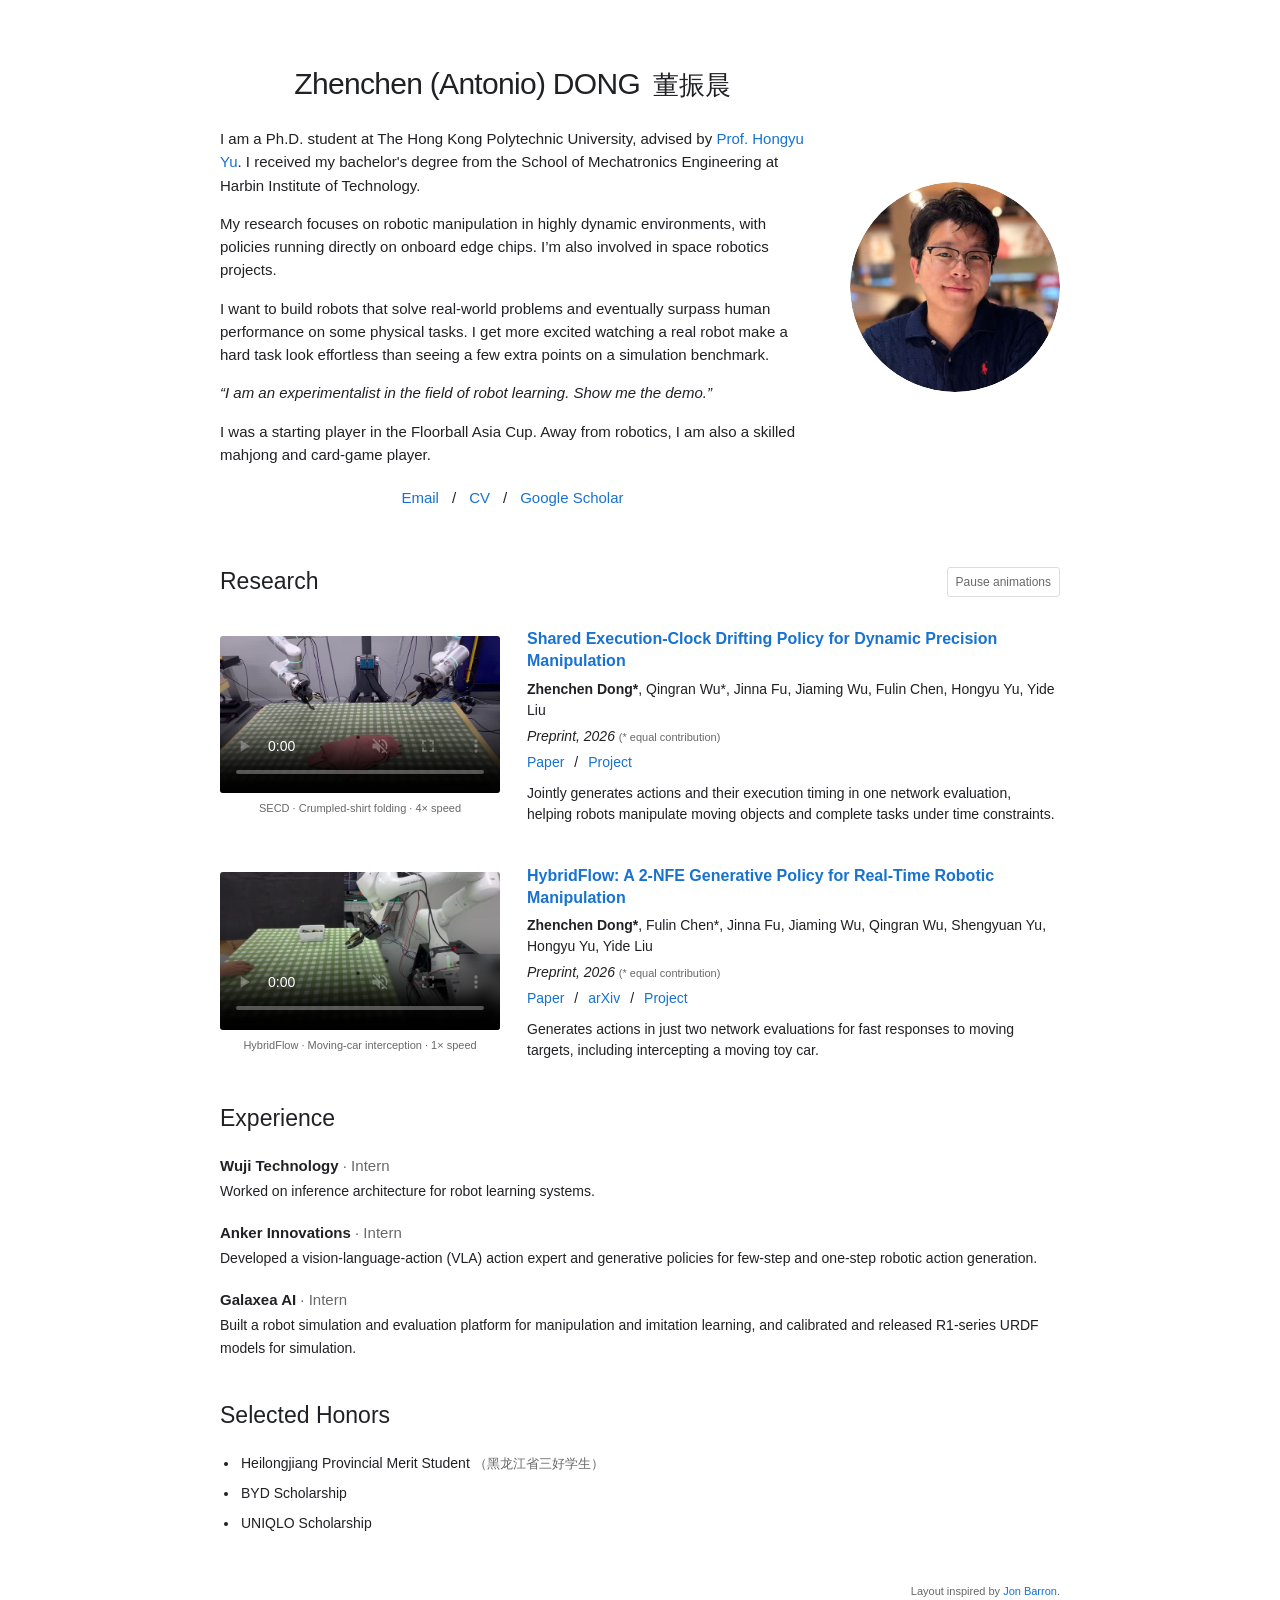
<file: index.html>
<!doctype html>
<html lang="en">
<head>
  <meta charset="utf-8">
  <meta name="viewport" content="width=device-width, initial-scale=1">
  <meta name="description" content="Academic homepage of Zhenchen Dong (董振晨), a Ph.D. student at The Hong Kong Polytechnic University working on robot learning and dynamic robotic manipulation.">
  <meta name="theme-color" content="#ffffff">
  <title>Zhenchen Dong (董振晨) | Robot Learning</title>
  <link rel="canonical" href="https://zhenchendong.github.io/">
  <link rel="stylesheet" href="style.css">
  <script type="application/ld+json">
    {
      "@context": "https://schema.org",
      "@type": "ProfilePage",
      "url": "https://zhenchendong.github.io/",
      "mainEntity": {
        "@type": "Person",
        "name": "Zhenchen Dong",
        "alternateName": "董振晨",
        "image": "https://zhenchendong.github.io/assets/images/zhenchen.jpg",
        "sameAs": "https://scholar.google.com/citations?user=7O2a8PoAAAAJ&hl=en"
      }
    }
  </script>
  <script src="script.js" defer></script>
</head>
<body>
  <a class="skip-link" href="#research">Skip to research</a>
  <main>
    <header class="profile">
      <div class="bio">
        <h1>Zhenchen (Antonio) DONG <span lang="zh-CN">董振晨</span></h1>
        <p>I am a Ph.D. student at The Hong Kong Polytechnic University, advised by <a href="https://www.polyu.edu.hk/me/people/academic-teaching-staff/yu-hongyu-prof/" target="_blank" rel="noopener">Prof. Hongyu Yu</a>. I received my bachelor's degree from the School of Mechatronics Engineering at Harbin Institute of Technology.</p>
        <p>My research focuses on robotic manipulation in highly dynamic environments, with policies running directly on onboard edge chips. I’m also involved in space robotics projects.</p>
        <p>I want to build robots that solve real-world problems and eventually surpass human performance on some physical tasks. I get more excited watching a real robot make a hard task look effortless than seeing a few extra points on a simulation benchmark.</p>
        <p><em>“I am an experimentalist in the field of robot learning. Show me the demo.”</em></p>
        <p>I was a starting player in the Floorball Asia Cup. Away from robotics, I am also a skilled mahjong and card-game player.</p>
        <nav class="contact" aria-label="Contact and profiles">
          <a href="mailto:dzc0823@gmail.com">Email</a><span aria-hidden="true">/</span>
          <a href="assets/docs/Zhenchen_Dong_CV.pdf" target="_blank" rel="noopener">CV</a><span aria-hidden="true">/</span>
          <a href="https://scholar.google.com/citations?user=7O2a8PoAAAAJ&amp;hl=en" target="_blank" rel="noopener noreferrer">Google Scholar</a>
        </nav>
      </div>
      <div class="portrait-frame"><img class="portrait" src="assets/images/zhenchen.jpg" width="583" height="583" alt="Portrait of Zhenchen Dong"></div>
    </header>

    <section id="research" aria-labelledby="research-title">
      <div class="section-heading"><h2 id="research-title">Research</h2><button id="motion-toggle" type="button" hidden>Pause animations</button></div>
      <article class="paper">
        <figure>
          <video class="demo" muted loop playsinline controls preload="none" poster="assets/media/secd-still.jpg" width="960" height="540" aria-label="Two robot arms restore and fold an initially crumpled shirt using SECD">
            <source src="assets/media/secd.mp4" type="video/mp4">
            <a href="assets/media/secd.mp4">Watch the demonstration</a>
          </video>
          <figcaption>SECD · Crumpled-shirt folding · 4× speed</figcaption>
        </figure>
        <div class="paper-info">
          <h3><a href="assets/docs/SECD.pdf">Shared Execution-Clock Drifting Policy for Dynamic Precision Manipulation</a></h3>
          <p class="authors"><strong>Zhenchen Dong*</strong>, Qingran Wu*, Jinna Fu, Jiaming Wu, Fulin Chen, Hongyu Yu, Yide Liu</p>
          <p class="venue">Preprint, 2026 <span class="contribution">(* equal contribution)</span></p>
          <p class="paper-links"><a href="assets/docs/SECD.pdf">Paper</a><span aria-hidden="true">/</span><a href="https://secd-anonymous-ewn.pages.dev/" target="_blank" rel="noopener">Project</a></p>
          <p class="summary">Jointly generates actions and their execution timing in one network evaluation, helping robots manipulate moving objects and complete tasks under time constraints.</p>
        </div>
      </article>
      <article class="paper">
        <figure>
          <video class="demo" muted loop playsinline controls preload="none" poster="assets/media/hybridflow-still.jpg" width="960" height="540" aria-label="A robot intercepts and picks up a moving toy car using HybridFlow">
            <source src="assets/media/hybridflow.mp4" type="video/mp4">
            <a href="assets/media/hybridflow.mp4">Watch the demonstration</a>
          </video>
          <figcaption>HybridFlow · Moving-car interception · 1× speed</figcaption>
        </figure>
        <div class="paper-info">
          <h3><a href="assets/docs/HybridFlow.pdf">HybridFlow: A 2-NFE Generative Policy for Real-Time Robotic Manipulation</a></h3>
          <p class="authors"><strong>Zhenchen Dong*</strong>, Fulin Chen*, Jinna Fu, Jiaming Wu, Qingran Wu, Shengyuan Yu, Hongyu Yu, Yide Liu</p>
          <p class="venue">Preprint, 2026 <span class="contribution">(* equal contribution)</span></p>
          <p class="paper-links"><a href="assets/docs/HybridFlow.pdf">Paper</a><span aria-hidden="true">/</span><a href="https://arxiv.org/abs/2602.13718">arXiv</a><span aria-hidden="true">/</span><a href="https://hybridflow-anonymous.pages.dev/" target="_blank" rel="noopener">Project</a></p>
          <p class="summary">Generates actions in just two network evaluations for fast responses to moving targets, including intercepting a moving toy car.</p>
        </div>
      </article>
    </section>
    <section class="details-section" id="experience" aria-labelledby="experience-title">
      <h2 id="experience-title">Experience</h2>
      <div class="experience-entry">
        <h3>Wuji Technology <span class="role">· Intern</span></h3>
        <p>Worked on inference architecture for robot learning systems.</p>
      </div>
      <div class="experience-entry">
        <h3>Anker Innovations <span class="role">· Intern</span></h3>
        <p>Developed a vision-language-action (VLA) action expert and generative policies for few-step and one-step robotic action generation.</p>
      </div>
      <div class="experience-entry">
        <h3>Galaxea AI <span class="role">· Intern</span></h3>
        <p>Built a robot simulation and evaluation platform for manipulation and imitation learning, and calibrated and released R1-series URDF models for simulation.</p>
      </div>
    </section>

    <section class="details-section" id="honors" aria-labelledby="honors-title">
      <h2 id="honors-title">Selected Honors</h2>
      <ul class="honors-list">
        <li>Heilongjiang Provincial Merit Student <span lang="zh-CN">（黑龙江省三好学生）</span></li>
        <li>BYD Scholarship</li>
        <li>UNIQLO Scholarship</li>
      </ul>
    </section>
    <footer>Layout inspired by <a href="https://jonbarron.info/">Jon Barron</a>.</footer>
  </main>
</body>
</html>
</file>
<file: style.css>
:root{color-scheme:light;--link:#1772d0;--ink:#202124;--muted:#686868}
*{box-sizing:border-box}
body{margin:0;background:#fff;color:var(--ink);font-family:"PingFang SC",-apple-system,BlinkMacSystemFont,"Helvetica Neue","Noto Sans CJK SC","Microsoft YaHei",sans-serif;font-size:15px;line-height:1.55;-webkit-font-smoothing:antialiased}
a{color:var(--link);text-decoration:none}a:hover{color:#d18112}a:focus-visible,button:focus-visible{outline:2px solid var(--link);outline-offset:5px}
main{max-width:900px;margin:0 auto;padding:64px 30px 24px}
.profile{display:grid;grid-template-columns:minmax(0,1fr) 210px;gap:45px;align-items:center;margin-bottom:55px}
h1{font-size:30px;font-weight:400;line-height:1.3;letter-spacing:-.7px;margin:0 0 24px;text-align:center}h1 span{display:inline;font-size:.85em;letter-spacing:0;white-space:nowrap;margin-left:5px;font-family:inherit}
p{margin:0 0 15px}.portrait{display:block;width:210px;height:210px;border-radius:50%;object-fit:contain}.bio em{font-style:italic}.contact{display:flex;justify-content:center;gap:13px;margin-top:20px}
.section-heading{display:flex;justify-content:space-between;align-items:center;margin-bottom:28px}h2{font-size:23px;font-weight:400;margin:0}button{font:inherit;font-size:12px;color:var(--muted);padding:5px 8px;border:1px solid #ddd;border-radius:3px;background:white;cursor:pointer}button:hover{color:var(--link);border-color:var(--link)}[hidden]{display:none!important}
.paper{display:grid;grid-template-columns:280px minmax(0,1fr);gap:27px;align-items:center;margin:0 0 40px}figure{margin:0}.demo{display:block;width:100%;height:auto;border-radius:3px;background:#f4f4f4}figcaption{font-size:11px;text-align:center;color:var(--muted);margin-top:7px}h3{font-size:16px;line-height:1.4;margin:0 0 6px;font-weight:700}.authors,.venue,.paper-links{font-size:14px;line-height:1.5;margin:0 0 5px}.venue{font-style:italic}.contribution{font-size:11px;font-style:normal;color:var(--muted)}.paper-links{display:flex;gap:10px}.summary{font-size:14px;line-height:1.5;margin:10px 0 0}footer{font-size:11px;text-align:right;color:var(--muted);margin-top:48px}.skip-link{position:absolute;left:15px;top:-60px;background:#fff;padding:8px}.skip-link:focus{top:10px}
@media(max-width:680px){main{padding:32px 22px 22px}.profile{grid-template-columns:1fr;gap:24px;margin-bottom:38px}.portrait{grid-row:1;width:170px;height:170px;justify-self:center}h1{font-size:clamp(18px,5.5vw,25px);margin-bottom:20px}h1 span{font-size:.85em}.paper{grid-template-columns:1fr;gap:17px;margin-bottom:37px}.paper figure{max-width:440px;width:100%;justify-self:center}body{font-size:15px}.section-heading{margin-bottom:24px}.paper-info h3{font-size:17px}footer{margin-top:30px}}

.portrait-frame{width:210px;height:210px;border-radius:50%;overflow:hidden;position:relative}.portrait-frame .portrait{width:100%;height:100%;object-fit:contain}
@media(max-width:680px){.portrait-frame{grid-row:1;width:170px;height:170px;justify-self:center}}

.details-section{margin-top:38px}.details-section h2{margin-bottom:18px}.experience-entry{margin-bottom:19px}.experience-entry h3{font-size:15px;color:var(--ink);margin-bottom:4px}.role{font-weight:400;color:var(--muted)}.experience-entry p,.details-section>p,.honors-list{font-size:14px;line-height:1.65}.experience-entry p{margin:0}.honors-list{padding-left:19px;margin:0}.honors-list li{padding-left:2px;margin-bottom:7px}.honors-list [lang]{color:var(--muted);font-size:13px}
</file>
